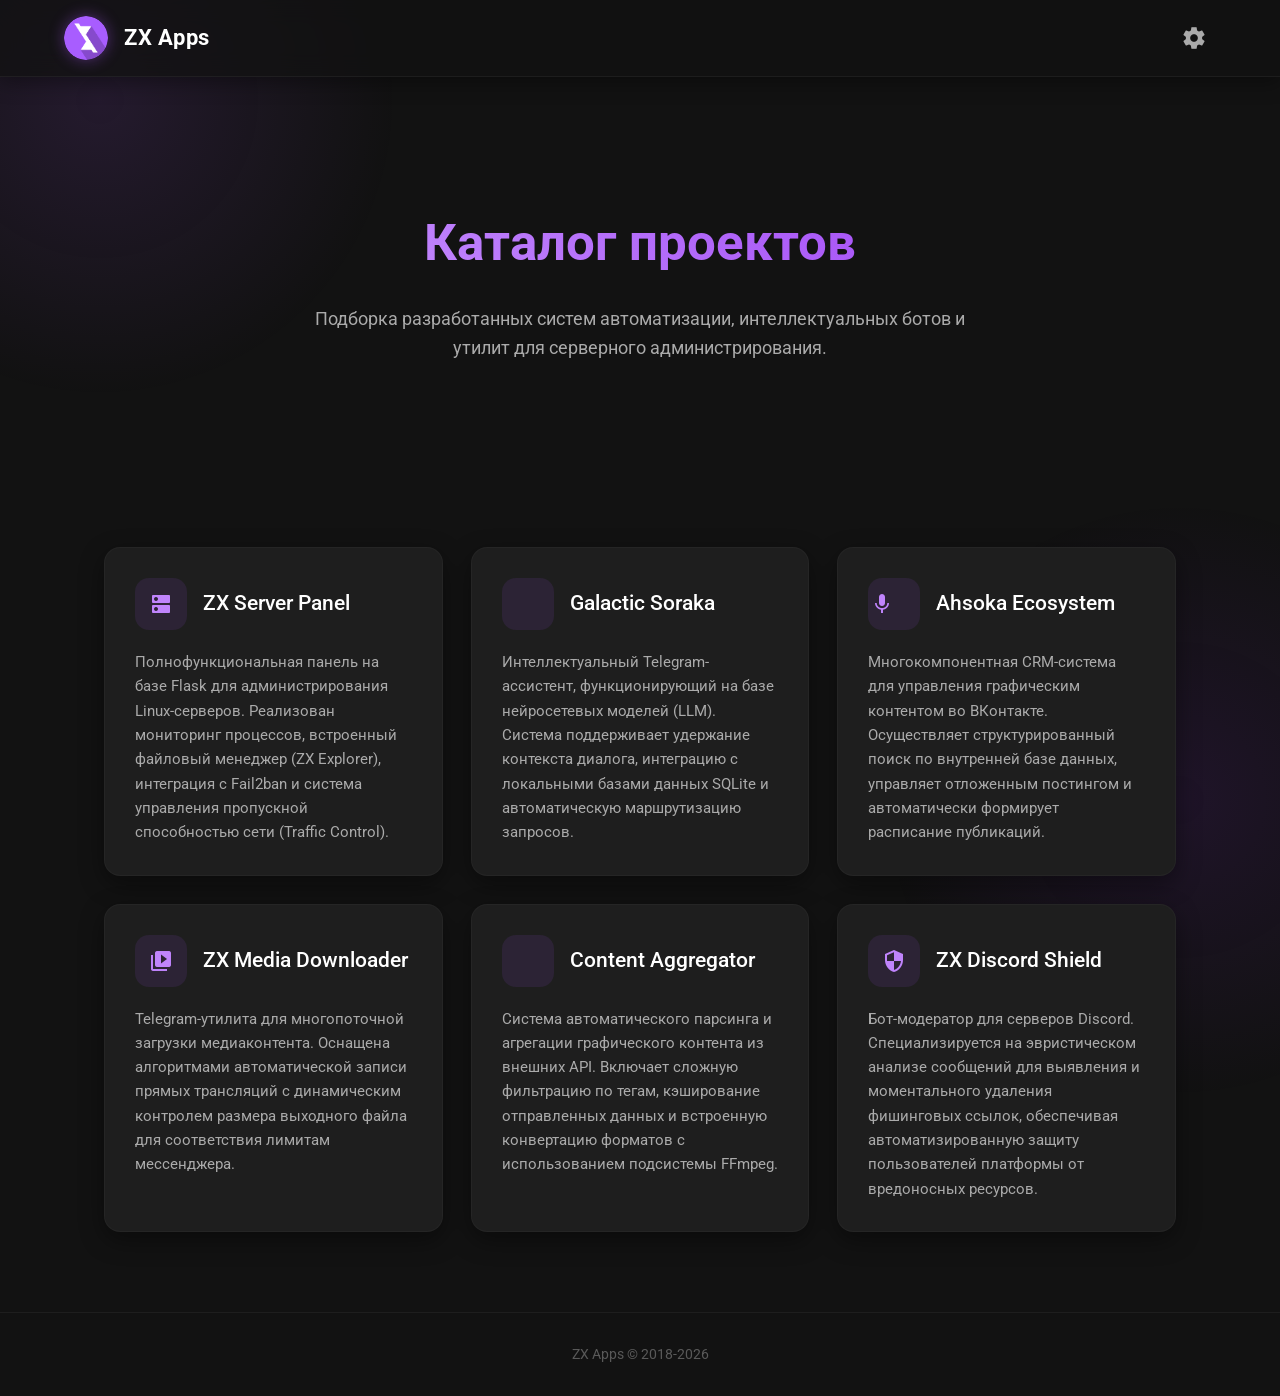
<file: templates/index.html>
<!DOCTYPE html>
<html lang="ru">
<head>
    <meta charset="UTF-8">
    <meta name="viewport" content="width=device-width, initial-scale=1.0">
    <title>ZX Apps | Каталог проектов</title>
    <meta name="description" content="Каталог разработанных систем автоматизации, ботов и серверных панелей.">
    
    <!-- Иконка для вкладки браузера -->
    <link rel="icon" type="image/svg+xml" href="/static/logo.ico">
    <link rel="shortcut icon" href="/static/logo.ico">
    
    <!-- Подключение шрифтов Material Design -->
    <link href="https://fonts.googleapis.com/css2?family=Roboto:wght@300;400;500;700&display=swap" rel="stylesheet">
    <link href="https://fonts.googleapis.com/icon?family=Material+Icons" rel="stylesheet">
    
    <style>
        /* Темная цветовая палитра на основе логотипа */
        :root {
            --primary: #a855f7;
            --primary-light: #c084fc;
            --bg-dark: #121212;
            --surface: #1e1e1e;
            --surface-hover: #2c2c2c;
            --text-primary: #ffffff;
            --text-secondary: #aaaaaa;
            --shadow: 0 8px 24px rgba(0, 0, 0, 0.4);
            --transition: all 0.3s cubic-bezier(0.25, 0.8, 0.25, 1);
        }

        * {
            margin: 0;
            padding: 0;
            box-sizing: border-box;
            font-family: 'Roboto', sans-serif;
            -webkit-font-smoothing: antialiased;
        }

        body {
            background-color: var(--bg-dark);
            color: var(--text-primary);
            overflow-x: hidden;
            line-height: 1.6;
        }

        /* Анимированный фон (Градиентные пятна) */
        .bg-glow {
            position: fixed;
            width: 600px;
            height: 600px;
            background: radial-gradient(circle, rgba(168, 85, 247, 0.12) 0%, rgba(18, 18, 18, 0) 70%);
            border-radius: 50%;
            top: -200px;
            left: -200px;
            z-index: -1;
            animation: float 10s infinite alternate ease-in-out;
            pointer-events: none;
        }
        .bg-glow:nth-child(2) {
            top: auto;
            bottom: -200px;
            left: auto;
            right: -200px;
            background: radial-gradient(circle, rgba(126, 34, 206, 0.12) 0%, rgba(18, 18, 18, 0) 70%);
            animation-delay: -5s;
        }

        @keyframes float {
            0% { transform: translate(0, 0); }
            100% { transform: translate(40px, 40px); }
        }

        /* Навигация (Glassmorphism) */
        header {
            padding: 16px 5%;
            display: flex;
            align-items: center;
            justify-content: space-between; /* Изменено: расталкиваем логотип и настройки по краям */
            background: rgba(18, 18, 18, 0.75);
            backdrop-filter: blur(12px);
            -webkit-backdrop-filter: blur(12px);
            position: sticky;
            top: 0;
            z-index: 100;
            box-shadow: 0 4px 20px rgba(0,0,0,0.4);
            border-bottom: 1px solid rgba(255, 255, 255, 0.05);
        }

        .logo-container {
            display: flex;
            align-items: center;
            gap: 16px;
            text-decoration: none;
            color: inherit;
        }

        .logo {
            width: 44px;
            height: 44px;
            border-radius: 50%;
            object-fit: cover;
            box-shadow: 0 0 15px rgba(168, 85, 247, 0.4);
            transition: var(--transition);
        }

        .logo-container:hover .logo {
            transform: scale(1.05);
            box-shadow: 0 0 20px rgba(168, 85, 247, 0.6);
        }

        .brand-name {
            font-size: 1.4rem;
            font-weight: 700;
            letter-spacing: 0.5px;
            color: var(--text-primary);
        }

        /* Кнопка настроек */
        .settings-btn {
            display: flex;
            align-items: center;
            justify-content: center;
            width: 44px; /* Тот же размер, что и у логотипа */
            height: 44px;
            border-radius: 50%;
            color: var(--text-secondary);
            text-decoration: none;
            transition: var(--transition);
            background: transparent;
        }

        .settings-btn .material-icons {
            font-size: 26px;
            transition: transform 0.5s ease; /* Плавное вращение */
        }

        .settings-btn:hover {
            color: var(--primary-light);
            background: rgba(168, 85, 247, 0.1);
            box-shadow: 0 0 15px rgba(168, 85, 247, 0.2);
        }

        .settings-btn:hover .material-icons {
            transform: rotate(90deg); /* Эффект вращения шестеренки */
        }

        /* Главный экран */
        .hero {
            min-height: 50vh;
            display: flex;
            flex-direction: column;
            justify-content: center;
            align-items: center;
            text-align: center;
            padding: 60px 20px;
            opacity: 0;
            transform: translateY(30px);
            animation: fadeUp 1s forwards ease-out;
        }

        .hero h1 {
            font-size: 3.2rem;
            margin-bottom: 20px;
            background: linear-gradient(45deg, var(--primary-light), var(--primary));
            -webkit-background-clip: text;
            -webkit-text-fill-color: transparent;
            font-weight: 700;
        }

        .hero p {
            font-size: 1.15rem;
            color: var(--text-secondary);
            max-width: 650px;
            margin-bottom: 40px;
        }

        /* Сетка проектов */
        .projects-section {
            padding: 20px 5% 80px;
            max-width: 1200px;
            margin: 0 auto;
        }

        .grid {
            display: grid;
            grid-template-columns: repeat(auto-fit, minmax(300px, 1fr));
            gap: 28px;
        }

        /* Карточка Material Design */
        .card {
            background: var(--surface);
            border-radius: 16px;
            padding: 30px;
            box-shadow: var(--shadow);
            transition: var(--transition);
            position: relative;
            overflow: hidden;
            opacity: 0;
            transform: translateY(40px);
            border: 1px solid rgba(255,255,255,0.03);
        }

        .card::before {
            content: '';
            position: absolute;
            top: 0; left: 0; right: 0;
            height: 3px;
            background: var(--primary);
            transform: scaleX(0);
            transform-origin: left;
            transition: transform 0.4s ease;
        }

        .card:hover {
            transform: translateY(-8px);
            background: var(--surface-hover);
            box-shadow: 0 15px 35px rgba(168, 85, 247, 0.15);
            border-color: rgba(255,255,255,0.08);
        }

        .card:hover::before {
            transform: scaleX(1);
        }

        .card-header {
            display: flex;
            align-items: center;
            gap: 16px;
            margin-bottom: 20px;
        }

        .card-icon {
            display: flex;
            align-items: center;
            justify-content: center;
            width: 52px;
            height: 52px;
            background: rgba(168, 85, 247, 0.1);
            color: var(--primary-light);
            border-radius: 14px;
            font-size: 28px;
        }

        .card-title {
            font-size: 1.3rem;
            font-weight: 500;
            color: var(--text-primary);
        }

        .card-desc {
            color: var(--text-secondary);
            font-size: 0.95rem;
            line-height: 1.6;
        }

        /* Анимации появления (Intersection Observer) */
        .visible {
            opacity: 1 !important;
            transform: translateY(0) !important;
        }

        @keyframes fadeUp {
            to {
                opacity: 1;
                transform: translateY(0);
            }
        }

        footer {
            text-align: center;
            padding: 30px;
            color: rgba(255, 255, 255, 0.3);
            border-top: 1px solid rgba(255,255,255,0.05);
            font-size: 0.9rem;
        }

        @media (max-width: 768px) {
            .hero h1 { font-size: 2.4rem; }
            .hero p { font-size: 1rem; }
            .grid { grid-template-columns: 1fr; }
        }
    </style>
</head>
<body>

    <!-- Фоновые элементы -->
    <div class="bg-glow"></div>
    <div class="bg-glow"></div>

    <header>
        <!-- Ссылка на главную страницу -->
        <a href="/" class="logo-container">
            <img src="/static/zx_logo.svg" alt="ZX Apps Logo" class="logo">
            <div class="brand-name">ZX Apps</div>
        </a>
        
        <!-- Ссылка на настройки -->
        <a href="/settings" class="settings-btn" title="Настройки">
            <span class="material-icons">settings</span>
        </a>
    </header>

    <main>
        <section class="hero">
            <h1>Каталог проектов</h1>
            <p>Подборка разработанных систем автоматизации, интеллектуальных ботов и утилит для серверного администрирования.</p>
        </section>

        <section class="projects-section">
            <div class="grid">
                
                <!-- Server -->
                <div class="card observe">
                    <div class="card-header">
                        <div class="card-icon"><span class="material-icons">dns</span></div>
                        <h3 class="card-title">ZX Server Panel</h3>
                    </div>
                    <p class="card-desc">Полнофункциональная панель на базе Flask для администрирования Linux-серверов. Реализован мониторинг процессов, встроенный файловый менеджер (ZX Explorer), интеграция с Fail2ban и система управления пропускной способностью сети (Traffic Control).</p>
                </div>

                <!-- Soraka -->
                <div class="card observe" style="transition-delay: 0.1s;">
                    <div class="card-header">
                        <div class="card-icon"><span class="material-icons">smart_toy</span></div>
                        <h3 class="card-title">Galactic Soraka</h3>
                    </div>
                    <p class="card-desc">Интеллектуальный Telegram-ассистент, функционирующий на базе нейросетевых моделей (LLM). Система поддерживает удержание контекста диалога, интеграцию с локальными базами данных SQLite и автоматическую маршрутизацию запросов.</p>
                </div>

                <!-- Ahsoka Ecosystem -->
                <div class="card observe" style="transition-delay: 0.2s;">
                    <div class="card-header">
                        <div class="card-icon"><span class="material-icons">dynamic_feed</span></div>
                        <h3 class="card-title">Ahsoka Ecosystem</h3>
                    </div>
                    <p class="card-desc">Многокомпонентная CRM-система для управления графическим контентом во ВКонтакте. Осуществляет структурированный поиск по внутренней базе данных, управляет отложенным постингом и автоматически формирует расписание публикаций.</p>
                </div>

                <!-- YT_DL -->
                <div class="card observe" style="transition-delay: 0.3s;">
                    <div class="card-header">
                        <div class="card-icon"><span class="material-icons">video_library</span></div>
                        <h3 class="card-title">ZX Media Downloader</h3>
                    </div>
                    <p class="card-desc">Telegram-утилита для многопоточной загрузки медиаконтента. Оснащена алгоритмами автоматической записи прямых трансляций с динамическим контролем размера выходного файла для соответствия лимитам мессенджера.</p>
                </div>

                <!-- R34 -->
                <div class="card observe" style="transition-delay: 0.4s;">
                    <div class="card-header">
                        <div class="card-icon"><span class="material-icons">data_exploration</span></div>
                        <h3 class="card-title">Content Aggregator</h3>
                    </div>
                    <p class="card-desc">Система автоматического парсинга и агрегации графического контента из внешних API. Включает сложную фильтрацию по тегам, кэширование отправленных данных и встроенную конвертацию форматов с использованием подсистемы FFmpeg.</p>
                </div>

                <!-- Zotic -->
                <div class="card observe" style="transition-delay: 0.5s;">
                    <div class="card-header">
                        <div class="card-icon"><span class="material-icons">security</span></div>
                        <h3 class="card-title">ZX Discord Shield</h3>
                    </div>
                    <p class="card-desc">Бот-модератор для серверов Discord. Специализируется на эвристическом анализе сообщений для выявления и моментального удаления фишинговых ссылок, обеспечивая автоматизированную защиту пользователей платформы от вредоносных ресурсов.</p>
                </div>

            </div>
        </section>
    </main>

    <footer>
        <p>ZX Apps &copy; 2018-2026</p>
    </footer>

    <script>
        // JS для оптимизированной анимации появления при скролле
        document.addEventListener("DOMContentLoaded", () => {
            const observerOptions = {
                root: null,
                rootMargin: '0px',
                threshold: 0.15
            };

            const observer = new IntersectionObserver((entries, observer) => {
                entries.forEach(entry => {
                    if (entry.isIntersecting) {
                        entry.target.classList.add('visible');
                        observer.unobserve(entry.target);
                    }
                });
            }, observerOptions);

            const cards = document.querySelectorAll('.observe');
            cards.forEach(card => observer.observe(card));
        });
    </script>
</body>
</html>
</file>
